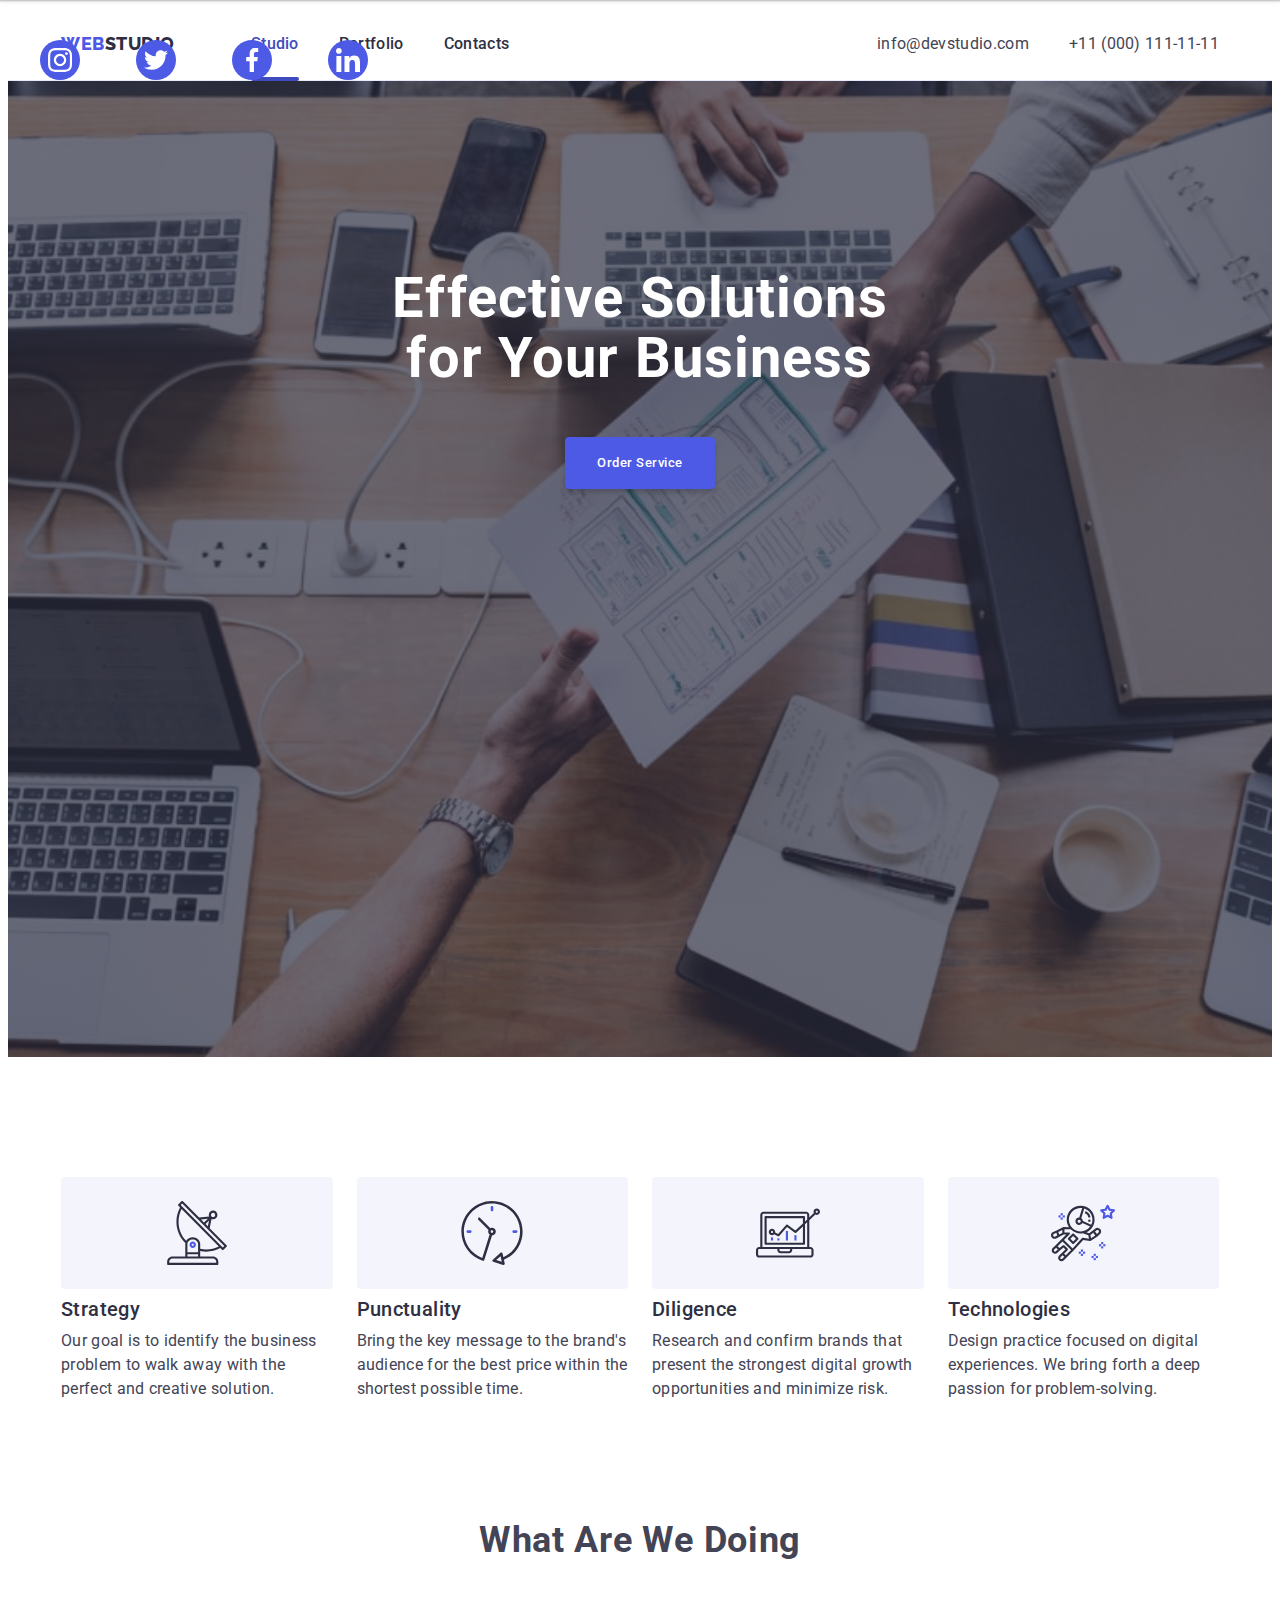
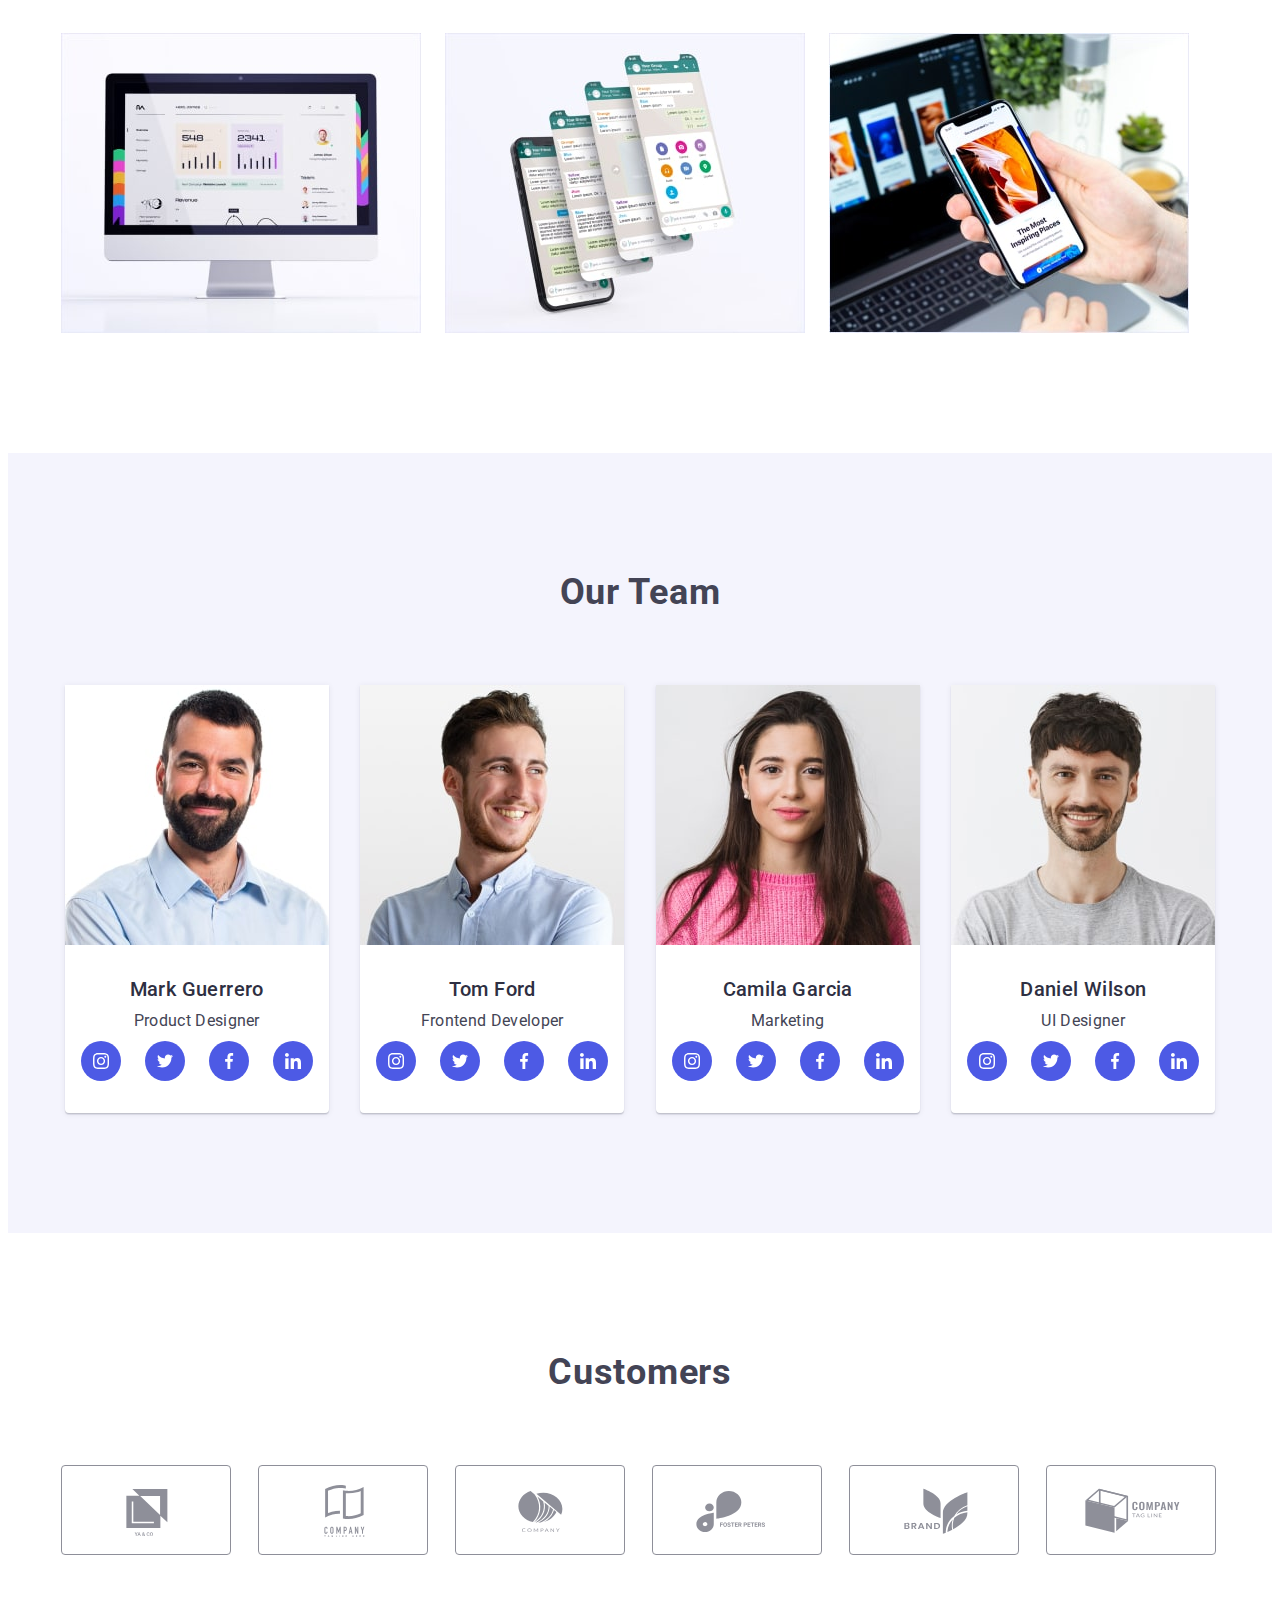
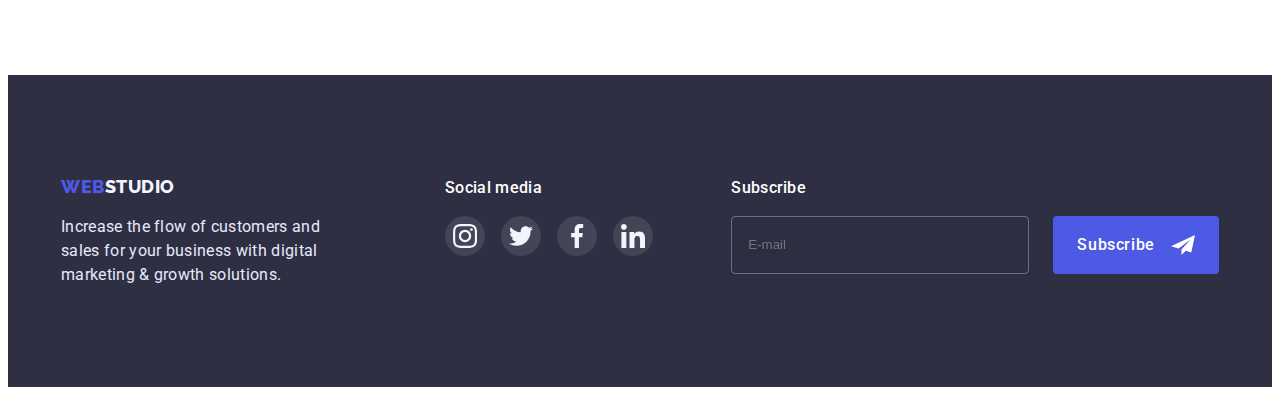
<file: index.html>
<!DOCTYPE html>
<html lang="en">
  <head>
    <meta charset="UTF-8" />
    <meta http-equiv="X-UA-Compatible" content="IE=edge" />
    <meta name="viewport" content="width=device-width, initial-scale=1.0" />
    <title>WebStudio</title>
    <link rel="preconnect" href="https://fonts.googleapis.com" />
    <link rel="preconnect" href="https://fonts.gstatic.com" crossorigin />
    <link
      href="https://fonts.googleapis.com/css2?family=Raleway:wght@800&family=Roboto:wght@400;500;700;900&display=swap"
      rel="stylesheet"
    />
    <link
      rel="stylesheet"
      href="https://cdnjs.cloudflare.com/ajax/libs/modern-normalize/1.1.0/modern-normalize.min.css"
      integrity="sha512-wpPYUAdjBVSE4KJnH1VR1HeZfpl1ub8YT/NKx4PuQ5NmX2tKuGu6U/JRp5y+Y8XG2tV+wKQpNHVUX03MfMFn9Q=="
      crossorigin="anonymous"
      referrerpolicy="no-referrer"
    />
    <link rel="stylesheet" href="./css/styles.css" />
  </head>
  <body>
    <header class="header">
      <div class="container header-inner">
        <nav class="nav">
          <div class="menu-box header-logo">
            <a class="logo" href="./index.html"
              >Web<span class="logo-color">Studio</span></a
            >

            <button
              class="burger-menu js-open-menu"
              type="button"
              aria-expanded="false"
              aria-controls="menu-container"
            >
              <svg
                class="burger-menu-svg"
                width="32"
                height="22"
                aria-label="mobile menu switch"
              >
                <use href="./images/sprite.svg#icon-menu-open"></use>
              </svg>
            </button>
          </div>

          <ul class="nav-list">
            <li class="nav-list-inem">
              <a class="nav-list-link link-current" href="./index.html"
                >Studio</a
              >
            </li>
            <li class="nav-list-inem">
              <a class="nav-list-link" href="./portfolio.html">Portfolio</a>
            </li>
            <li class="nav-list-inem">
              <a class="nav-list-link" href="">Contacts</a>
            </li>
          </ul>
        </nav>
        <address class="address">
          <ul class="address-list">
            <li class="address-list-item">
              <a class="address-list-link" href="mailto:info@devstudio.com"
                >info@devstudio.com</a
              >
            </li>
            <li class="address-list-item">
              <a class="address-list-link" href="tel:+110001111111"
                >+11 (000) 111-11-11</a
              >
            </li>
          </ul>
        </address>
      </div>
    </header>
    <main>
      <section class="hero">
        <h1 class="hero-title">Effective Solutions for Your Business</h1>
        <button class="hero-btn" type="button" data-modal-open>
          Order Service
        </button>
      </section>
      <section class="section">
        <div class="container">
          <h2 class="visually-hidden">Benefits</h2>
          <ul class="list benefits-list">
            <li class="item benefits-item">
              <div class="benefits-box">
                <svg
                  class="benefits-svg"
                  aria-label=""
                  width="64px"
                  height="64px"
                >
                  <use href="./images/sprite.svg#icon-antenna"></use>
                </svg>
              </div>
              <h3 class="benefits-title">Strategy</h3>
              <p class="benefits-text">
                Our goal is to identify the business problem to walk away with
                the perfect and creative solution.
              </p>
            </li>
            <li class="item benefits-item">
              <div class="benefits-box">
                <svg
                  class="benefits-svg"
                  aria-label=""
                  width="64px"
                  height="64px"
                >
                  <use href="./images/sprite.svg#icon-clock"></use>
                </svg>
              </div>
              <h3 class="benefits-title">Punctuality</h3>
              <p class="benefits-text">
                Bring the key message to the brand's audience for the best price
                within the shortest possible time.
              </p>
            </li>
            <li class="item benefits-item">
              <div class="benefits-box">
                <svg
                  class="benefits-svg"
                  aria-label=""
                  width="64px"
                  height="64px"
                >
                  <use href="./images/sprite.svg#icon-diagram"></use>
                </svg>
              </div>
              <h3 class="benefits-title">Diligence</h3>
              <p class="benefits-text">
                Research and confirm brands that present the strongest digital
                growth opportunities and minimize risk.
              </p>
            </li>
            <li class="item benefits-item">
              <div class="benefits-box">
                <svg
                  class="benefits-svg"
                  aria-label=""
                  width="64px"
                  height="64px"
                >
                  <use href="./images/sprite.svg#icon-astronaut"></use>
                </svg>
              </div>
              <h3 class="benefits-title">Technologies</h3>
              <p class="benefits-text">
                Design practice focused on digital experiences. We bring forth a
                deep passion for problem-solving.
              </p>
            </li>
          </ul>
        </div>
      </section>
      <section class="section doing">
        <div class="container">
          <h2 class="title">What are we doing</h2>
          <ul class="list doing-list">
            <li class="item doing-item">
              <img
                src="./images/what-are-we-doing-1.jpg"
                alt="img1"
                width="360"
              />
            </li>
            <li class="item doing-item">
              <img
                src="./images/what-are-we-doing-2.jpg"
                alt="img2"
                width="360"
              />
            </li>
            <li class="item doing-item">
              <img
                src="./images/what-are-we-doing-3.jpg"
                alt="img3"
                width="360"
              />
            </li>
          </ul>
        </div>
      </section>
      <section class="section team">
        <div class="container">
          <h2 class="title">Our Team</h2>
          <ul class="list team-list">
            <li class="item team-item">
              <img
                srcset="
                  ./images/our-team-1-min.jpg    1x,
                  ./images/our-team-1@2x-min.jpg 2x
                "
                src="./images/our-team-1-min.jpg"
                alt="Mark Guerrero"
                width="264"
              />
              <div class="team-inner">
                <h3 class="team-title">Mark Guerrero</h3>
                <p class="team-text">Product Designer</p>
                <ul class="tiam-social">
                  <li class="tiam-social-item">
                    <a class="tiam-social-link" href="" aria-label="instagram">
                      <svg
                        class="tiam-social-svg"
                        width="16px"
                        height="16px"
                        aria-label=""
                      >
                        <use href="./images/sprite.svg#icon-instagram"></use>
                      </svg>
                    </a>
                  </li>
                  <li class="tiam-social-item">
                    <a class="tiam-social-link" href="" aria-label="twitter">
                      <svg
                        class="tiam-social-svg"
                        width="16px"
                        height="16px"
                        aria-label=""
                      >
                        <use href="./images/sprite.svg#icon-twitter"></use>
                      </svg>
                    </a>
                  </li>
                  <li class="tiam-social-item">
                    <a class="tiam-social-link" href="" aria-label="facebook">
                      <svg
                        class="tiam-social-svg"
                        width="16px"
                        height="16px"
                        aria-label=""
                      >
                        <use href="./images/sprite.svg#icon-facebook"></use>
                      </svg>
                    </a>
                  </li>
                  <li class="tiam-social-item">
                    <a class="tiam-social-link" href="" aria-label="linkedin">
                      <svg
                        class="tiam-social-svg"
                        width="16px"
                        height="16px"
                        aria-label=""
                      >
                        <use href="./images/sprite.svg#icon-linkedin"></use>
                      </svg>
                    </a>
                  </li>
                </ul>
              </div>
            </li>
            <li class="item team-item">
              <img
                srcset="
                  ./images/our-team-2-min.jpg    1x,
                  ./images/our-team-2@2x-min.jpg 2x
                "
                src="./images/our-team-2-min.jpg"
                alt="Tom Ford"
                width="264"
              />
              <div class="team-inner">
                <h3 class="team-title">Tom Ford</h3>
                <p class="team-text">Frontend Developer</p>
                <ul class="tiam-social">
                  <li class="tiam-social-item">
                    <a class="tiam-social-link" href="">
                      <svg
                        class="tiam-social-svg"
                        width="16px"
                        height="16px"
                        aria-label=""
                      >
                        <use href="./images/sprite.svg#icon-instagram"></use>
                      </svg>
                    </a>
                  </li>
                  <li class="tiam-social-item">
                    <a class="tiam-social-link" href="">
                      <svg
                        class="tiam-social-svg"
                        width="16px"
                        height="16px"
                        aria-label=""
                      >
                        <use href="./images/sprite.svg#icon-twitter"></use>
                      </svg>
                    </a>
                  </li>
                  <li class="tiam-social-item">
                    <a class="tiam-social-link" href="">
                      <svg
                        class="tiam-social-svg"
                        width="16px"
                        height="16px"
                        aria-label=""
                      >
                        <use href="./images/sprite.svg#icon-facebook"></use>
                      </svg>
                    </a>
                  </li>
                  <li class="tiam-social-item">
                    <a class="tiam-social-link" href="">
                      <svg
                        class="tiam-social-svg"
                        width="16px"
                        height="16px"
                        aria-label=""
                      >
                        <use href="./images/sprite.svg#icon-linkedin"></use>
                      </svg>
                    </a>
                  </li>
                </ul>
              </div>
            </li>
            <li class="item team-item">
              <img
                srcset="
                  ./images/our-team-3-min.jpg    1x,
                  ./images/our-team-3@2x-min.jpg 2x
                "
                src="./images/our-team-3-min.jpg"
                alt="Camila Garcia"
                width="264"
              />
              <div class="team-inner">
                <h3 class="team-title">Camila Garcia</h3>
                <p class="team-text">Marketing</p>
                <ul class="tiam-social">
                  <li class="tiam-social-item">
                    <a class="tiam-social-link" href="">
                      <svg
                        class="tiam-social-svg"
                        width="16px"
                        height="16px"
                        aria-label=""
                      >
                        <use href="./images/sprite.svg#icon-instagram"></use>
                      </svg>
                    </a>
                  </li>
                  <li class="tiam-social-item">
                    <a class="tiam-social-link" href="">
                      <svg
                        class="tiam-social-svg"
                        width="16px"
                        height="16px"
                        aria-label=""
                      >
                        <use href="./images/sprite.svg#icon-twitter"></use>
                      </svg>
                    </a>
                  </li>
                  <li class="tiam-social-item">
                    <a class="tiam-social-link" href="">
                      <svg
                        class="tiam-social-svg"
                        width="16px"
                        height="16px"
                        aria-label=""
                      >
                        <use href="./images/sprite.svg#icon-facebook"></use>
                      </svg>
                    </a>
                  </li>
                  <li class="tiam-social-item">
                    <a class="tiam-social-link" href="">
                      <svg
                        class="tiam-social-svg"
                        width="16px"
                        height="16px"
                        aria-label=""
                      >
                        <use href="./images/sprite.svg#icon-linkedin"></use>
                      </svg>
                    </a>
                  </li>
                </ul>
              </div>
            </li>
            <li class="item team-item">
              <img
                srcset="
                  ./images/our-team-4-min.jpg    1x,
                  ./images/our-team-4@2x-min.jpg 2x
                "
                src="./images/our-team-4-min.jpg"
                alt="Daniel Wilson"
                width="264"
              />
              <div class="team-inner">
                <h3 class="team-title">Daniel Wilson</h3>
                <p class="team-text">UI Designer</p>
                <ul class="tiam-social">
                  <li class="tiam-social-item">
                    <a class="tiam-social-link" href="">
                      <svg
                        class="tiam-social-svg"
                        width="16px"
                        height="16px"
                        aria-label=""
                      >
                        <use href="./images/sprite.svg#icon-instagram"></use>
                      </svg>
                    </a>
                  </li>
                  <li class="tiam-social-item">
                    <a class="tiam-social-link" href="">
                      <svg
                        class="tiam-social-svg"
                        width="16px"
                        height="16px"
                        aria-label=""
                      >
                        <use href="./images/sprite.svg#icon-twitter"></use>
                      </svg>
                    </a>
                  </li>
                  <li class="tiam-social-item">
                    <a class="tiam-social-link" href="">
                      <svg
                        class="tiam-social-svg"
                        width="16px"
                        height="16px"
                        aria-label=""
                      >
                        <use href="./images/sprite.svg#icon-facebook"></use>
                      </svg>
                    </a>
                  </li>
                  <li class="tiam-social-item">
                    <a class="tiam-social-link" href="">
                      <svg
                        class="tiam-social-svg"
                        width="16px"
                        height="16px"
                        aria-label=""
                      >
                        <use href="./images/sprite.svg#icon-linkedin"></use>
                      </svg>
                    </a>
                  </li>
                </ul>
              </div>
            </li>
          </ul>
        </div>
      </section>
      <section class="section customers">
        <div class="container">
          <h2 class="title">Customers</h2>
          <ul class="customers-list">
            <li class="customers-item">
              <a class="customers-item-link" href="">
                <svg
                  class="customers-item-svg"
                  width="104px"
                  height="56px"
                  aria-label=""
                >
                  <use href="./images/sprite.svg#icon-customers-logo-1"></use>
                </svg>
              </a>
            </li>
            <li class="customers-item">
              <a class="customers-item-link" href="">
                <svg
                  class="customers-item-svg"
                  width="104px"
                  height="56px"
                  aria-label=""
                >
                  <use href="./images/sprite.svg#icon-customers-logo-2"></use>
                </svg>
              </a>
            </li>
            <li class="customers-item">
              <a class="customers-item-link" href="">
                <svg
                  class="customers-item-svg"
                  width="104px"
                  height="56px"
                  aria-label=""
                >
                  <use
                    href="./images/sprite.svg#icon-icon-customers-logo-6"
                  ></use>
                </svg>
              </a>
            </li>
            <li class="customers-item">
              <a class="customers-item-link" href="">
                <svg
                  class="customers-item-svg"
                  width="104px"
                  height="56px"
                  aria-label=""
                >
                  <use href="./images/sprite.svg#icon-customers-logo-3"></use>
                </svg>
              </a>
            </li>
            <li class="customers-item">
              <a class="customers-item-link" href="">
                <svg
                  class="customers-item-svg"
                  width="104px"
                  height="56px"
                  aria-label=""
                >
                  <use href="./images/sprite.svg#icon-customers-logo-4"></use>
                </svg>
              </a>
            </li>
            <li class="customers-item">
              <a class="customers-item-link" href="">
                <svg
                  class="customers-item-svg"
                  width="104px"
                  height="56px"
                  aria-label=""
                >
                  <use href="./images/sprite.svg#icon-customers-logo-5"></use>
                </svg>
              </a>
            </li>
          </ul>
        </div>
      </section>
    </main>
    <footer class="footer">
      <div class="container footer-container">
        <div class="footer-inner">
          <a class="logo footer-logo" href="./index.html"
            >Web<span class="logo-color footer-logo-color">Studio</span></a
          >
          <p class="footer-text">
            Increase the flow of customers and sales for your business with
            digital marketing & growth solutions.
          </p>
        </div>
        <div class="footer-social">
          <b class="footer-social-title">Social media</b>
          <ul class="footer-social-list">
            <li class="footer-social-item">
              <a class="footer-social-link" href="">
                <svg
                  class="footer-social-svg"
                  width="24px"
                  height="24px"
                  aria-label=""
                >
                  <use href="./images/sprite.svg#icon-instagram"></use>
                </svg>
              </a>
            </li>
            <li class="footer-social-item">
              <a class="footer-social-link" href="">
                <svg
                  class="footer-social-svg"
                  width="24px"
                  height="24px"
                  aria-label=""
                >
                  <use href="./images/sprite.svg#icon-twitter"></use>
                </svg>
              </a>
            </li>
            <li class="footer-social-item">
              <a class="footer-social-link" href="">
                <svg
                  class="footer-social-svg"
                  width="24px"
                  height="24px"
                  aria-label=""
                >
                  <use href="./images/sprite.svg#icon-facebook"></use>
                </svg>
              </a>
            </li>
            <li class="footer-social-item">
              <a class="footer-social-link" href="">
                <svg
                  class="footer-social-svg"
                  width="24px"
                  height="24px"
                  aria-label=""
                >
                  <use href="./images/sprite.svg#icon-linkedin"></use>
                </svg>
              </a>
            </li>
          </ul>
        </div>
        <div class="footer-subscribe">
          <b class="footer-subscribe-title">Subscribe</b>
          <form class="footer-form">
            <input class="footer-form-input" type="text" placeholder="E-mail" />
            <button class="footer-form-btn" type="submit">
              Subscribe
              <svg class="footer-form-svg" width="24" height="24" aria-label="">
                <use href="./images/sprite.svg#icon-subscribe"></use>
              </svg>
            </button>
          </form>
        </div>
      </div>
    </footer>

    <div class="backdrop is-hidden" data-modal>
      <div class="modal">
        <button class="modal-btn" type="button" data-modal-close>
          <svg class="modal-svg" width="8px" height="8px" aria-label="">
            <use href="./images/sprite.svg#icon-close-modal"></use>
          </svg>
        </button>
        <form class="form">
          <b class="form-title"
            >Leave your contacts and we will call you back</b
          >
          <div class="form-inner">
            <label class="form-field">
              <div class="form-label">Name</div>
              <input class="form-input" type="text" name="name" />
              <svg class="form-svg" width="18" height="24" aria-label="">
                <use href="./images/sprite.svg#icon-name"></use>
              </svg>
            </label>
            <label class="form-field">
              <span class="form-label">Phone</span>
              <input class="form-input" type="tel" name="phone" />
              <svg class="form-svg" width="18" height="24" aria-label="">
                <use href="./images/sprite.svg#icon-phone"></use>
              </svg>
            </label>
            <label class="form-field">
              <span class="form-label">Email</span>
              <input class="form-input" type="email" name="email" />
              <svg class="form-svg" width="18" height="24" aria-label="">
                <use href="./images/sprite.svg#icon-email"></use>
              </svg>
            </label>
            <label class="form-field">
              <spam class="form-label">Comment</spam>
              <textarea
                class="form-textarea form-input"
                name="comment"
                placeholder="Text input"
              ></textarea>
            </label>
          </div>
          <div class="checkbox">
            <label class="checkbox-text">
              <input
                class="checkbox-form"
                type="checkbox"
                name="treaty"
                value="terms of the contract"
              />
              <div class="checkbox-icon"></div>
              I accept the terms and conditions of the
              <a class="checkbox-link" href="">Privacy Policy</a>
            </label>
          </div>
          <button class="form-btn" type="submit">Send</button>
        </form>
      </div>
    </div>

    <div class="menu-container js-menu-container" id="menu-container">
      <button class="modal-btn menu-container-btn js-close-menu" type="button">
        <svg class="modal-svg" width="8px" height="8px" aria-label="">
          <use href="./images/sprite.svg#icon-close-modal"></use>
        </svg>
      </button>
      <div class="menu-container-inner">
        <ul class="menu-list">
          <li class="menu-list-inem">
            <a class="menu-list-link" href="./index.html">Studio</a>
          </li>
          <li class="menu-list-inem">
            <a class="menu-list-link" href="./portfolio.html">Portfolio</a>
          </li>
          <li class="menu-list-inem">
            <a class="menu-list-link" href="">Contacts</a>
          </li>
        </ul>
        <address class="menu-address">
          <ul class="menu-address-list">
            <li class="menu-address-list-item">
              <a class="menu-address-list-link current" href="tel:+110001111111"
                >+11 (000) 111-11-11</a
              >
            </li>
            <li class="menu-address-list-item">
              <a class="menu-address-list-link" href="mailto:info@devstudio.com"
                >info@devstudio.com</a
              >
            </li>
          </ul>
        </address>
        <ul class="tiam-social menu-tiam-social">
          <li class="tiam-social-item">
            <a class="tiam-social-link" href="">
              <svg class="tiam-social-svg" width="24" height="24" aria-label="">
                <use href="./images/sprite.svg#icon-instagram"></use>
              </svg>
            </a>
          </li>
          <li class="tiam-social-item">
            <a class="tiam-social-link" href="">
              <svg class="tiam-social-svg" width="24" height="24" aria-label="">
                <use href="./images/sprite.svg#icon-twitter"></use>
              </svg>
            </a>
          </li>
          <li class="tiam-social-item">
            <a class="tiam-social-link" href="">
              <svg class="tiam-social-svg" width="24" height="24" aria-label="">
                <use href="./images/sprite.svg#icon-facebook"></use>
              </svg>
            </a>
          </li>
          <li class="tiam-social-item">
            <a class="tiam-social-link" href="">
              <svg class="tiam-social-svg" width="24" height="24" aria-label="">
                <use href="./images/sprite.svg#icon-linkedin"></use>
              </svg>
            </a>
          </li>
        </ul>
      </div>
    </div>

    <script src="./js/modal.js"></script>
    <script src="./js/mobile-menu.js"></script>
  </body>
</html>
</file>
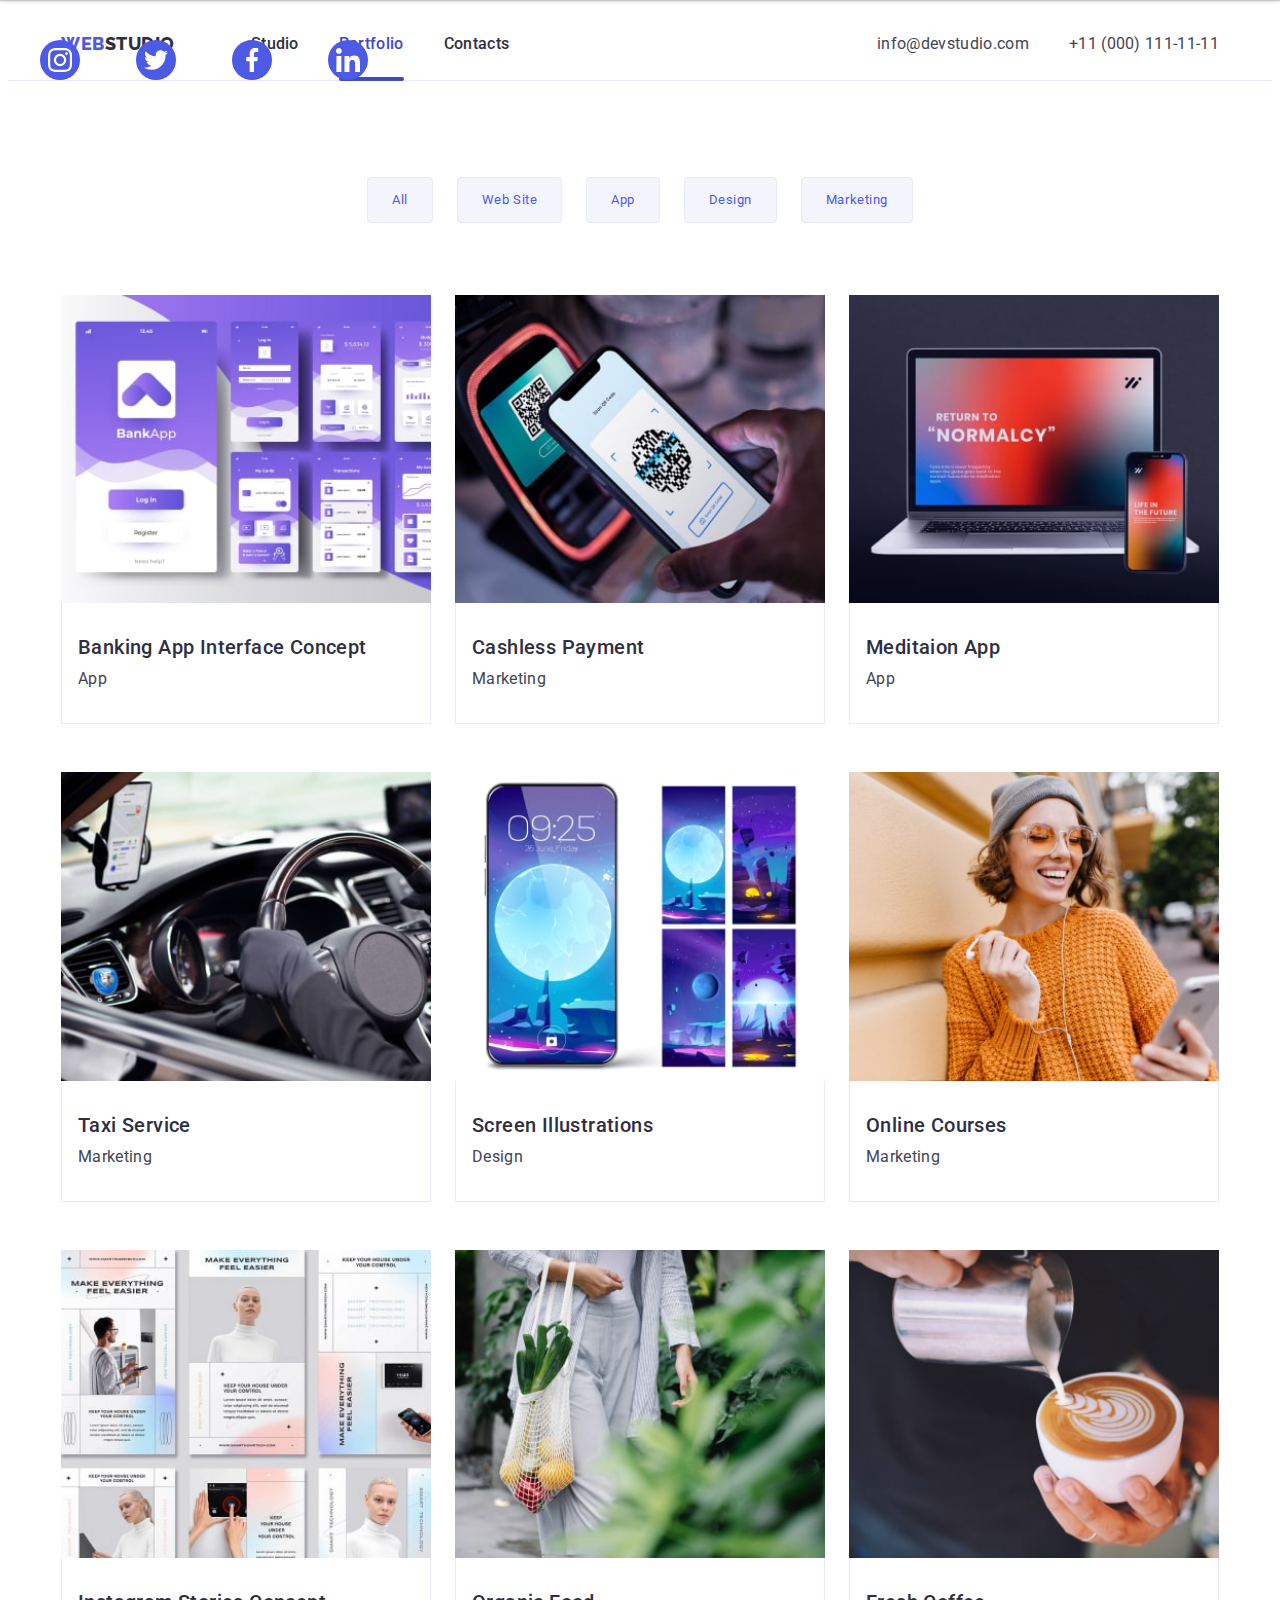
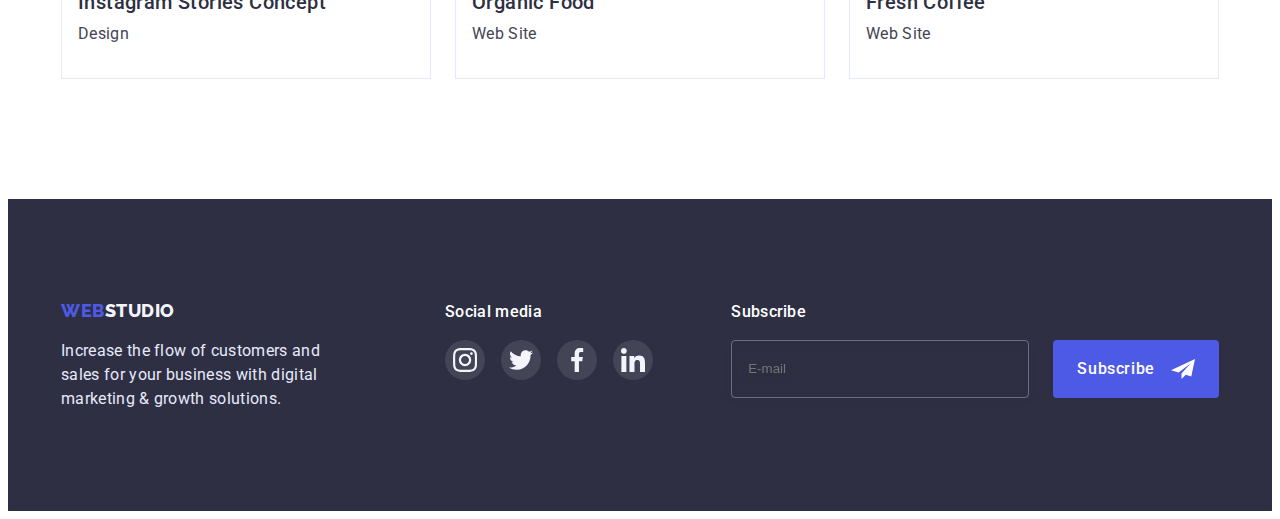
<file: portfolio.html>
<!DOCTYPE html>
<html lang="en">
  <head>
    <meta charset="UTF-8" />
    <meta http-equiv="X-UA-Compatible" content="IE=edge" />
    <meta name="viewport" content="width=device-width, initial-scale=1.0" />
    <title>WebStudio</title>
    <link rel="preconnect" href="https://fonts.googleapis.com" />
    <link rel="preconnect" href="https://fonts.gstatic.com" crossorigin />
    <link
      href="https://fonts.googleapis.com/css2?family=Raleway:wght@800&family=Roboto:wght@400;500;700;900&display=swap"
      rel="stylesheet"
    />
    <link
      rel="stylesheet"
      href="https://cdnjs.cloudflare.com/ajax/libs/modern-normalize/1.1.0/modern-normalize.min.css"
      integrity="sha512-wpPYUAdjBVSE4KJnH1VR1HeZfpl1ub8YT/NKx4PuQ5NmX2tKuGu6U/JRp5y+Y8XG2tV+wKQpNHVUX03MfMFn9Q=="
      crossorigin="anonymous"
      referrerpolicy="no-referrer"
    />
    <link rel="stylesheet" href="./css/styles.css" />
  </head>
  <body>
    <header class="header">
      <div class="container header-inner">
        <nav class="nav">
          <div class="menu-box header-logo">
            <a class="logo" href="./index.html"
              >Web<span class="logo-color">Studio</span></a
            >

            <button
              class="burger-menu js-open-menu"
              type="button"
              aria-expanded="false"
              aria-controls="menu-container"
            >
              <svg
                class="burger-menu-svg"
                width="32"
                height="22"
                aria-label="mobile menu switch"
              >
                <use href="./images/sprite.svg#icon-menu-open"></use>
              </svg>
            </button>
          </div>

          <ul class="nav-list">
            <li class="nav-list-inem">
              <a class="nav-list-link" href="./index.html">Studio</a>
            </li>
            <li class="nav-list-inem">
              <a class="nav-list-link link-current" href="./portfolio.html"
                >Portfolio</a
              >
            </li>
            <li class="nav-list-inem">
              <a class="nav-list-link" href="">Contacts</a>
            </li>
          </ul>
        </nav>
        <address class="address">
          <ul class="address-list">
            <li class="address-list-item">
              <a class="address-list-link" href="mailto:info@devstudio.com"
                >info@devstudio.com</a
              >
            </li>
            <li class="address-list-item">
              <a class="address-list-link" href="tel:+110001111111"
                >+11 (000) 111-11-11</a
              >
            </li>
          </ul>
        </address>
      </div>
    </header>
    <main>
      <section class="section-portfolio">
        <div class="container">
          <h1 class="visually-hidden">Examples of our robots</h1>
          <ul class="list filter-list">
            <li class="item filter-item">
              <button class="filter-btn" type="button">All</button>
            </li>
            <li class="item filter-item">
              <button class="filter-btn" type="button">Web Site</button>
            </li>
            <li class="item filter-item">
              <button class="filter-btn" type="button">App</button>
            </li>
            <li class="item filter-item">
              <button class="filter-btn" type="button">Design</button>
            </li>
            <li class="item filter-item">
              <button class="filter-btn" type="button">Marketing</button>
            </li>
          </ul>
          <ul class="list card-list">
            <li class="item card-item">
              <a class="card-link" href="">
                <div class="card-box">
                  <picture>
                    <source
                      srcset="
                        ./images/portfolio-1-desc-min.jpg    1x,
                        ./images/portfolio-1-desc@2x-min.jpg 2x
                      "
                      media="(min-width: 1200px)"
                    />
                    <source
                      srcset="
                        ./images/portfolio-1-tab-min.jpg    1x,
                        ./images/portfolio-1-tab@2x-min.jpg 2x
                      "
                      media="(min-width: 768px)"
                    />
                    <source
                      srcset="
                        ./images/portfolio-1-min.jpg    1x,
                        ./images/portfolio-1@2x-min.jpg 2x
                      "
                      media="(max-width: 767px)"
                    />
                    <img
                      src="./images/portfolio-1-min.jpg"
                      alt="img 1"
                      width="396"
                    />
                  </picture>
                  <div class="card-overlay">
                    <p class="card-overlay-text">
                      14 Stylish and User-Friendly App Design Concepts · Task
                      Manager App · Calorie Tracker App · Exotic Fruit Ecommerce
                      App · Cloud Storage App
                    </p>
                  </div>
                </div>
                <div class="card-inner">
                  <h2 class="card-title">Banking App Interface Concept</h2>
                  <p class="card-text">App</p>
                </div>
              </a>
            </li>
            <li class="item card-item">
              <a class="card-link" href="">
                <div class="card-box">
                  <picture>
                    <source
                      srcset="
                        ./images/portfolio-2-desc-min.jpg    1x,
                        ./images/portfolio-2-desc@2x-min.jpg 2x
                      "
                      media="(min-width: 1200px)"
                    />
                    <source
                      srcset="
                        ./images/portfolio-2-tab-min.jpg    1x,
                        ./images/portfolio-2-tab@2x-min.jpg 2x
                      "
                      media="(min-width: 768px)"
                    />
                    <source
                      srcset="
                        ./images/portfolio-2-min.jpg    1x,
                        ./images/portfolio-2@2x-min.jpg 2x
                      "
                      media="(max-width: 767px)"
                    />
                    <img
                      src="./images/portfolio-2-min.jpg"
                      alt="img 2"
                      width="396"
                    />
                  </picture>
                  <div class="card-overlay">
                    <p class="card-overlay-text">
                      14 Stylish and User-Friendly App Design Concepts · Task
                      Manager App · Calorie Tracker App · Exotic Fruit Ecommerce
                      App · Cloud Storage App
                    </p>
                  </div>
                </div>
                <div class="card-inner">
                  <h2 class="card-title">Cashless Payment</h2>
                  <p class="card-text">Marketing</p>
                </div>
              </a>
            </li>
            <li class="item card-item">
              <a class="card-link" href="">
                <div class="card-box">
                  <picture>
                    <source
                      srcset="
                        ./images/portfolio-3-desc-min.jpg    1x,
                        ./images/portfolio-3-desc@2x-min.jpg 2x
                      "
                      media="(min-width: 1200px)"
                    />
                    <source
                      srcset="
                        ./images/portfolio-3-tab-min.jpg    1x,
                        ./images/portfolio-3-tab@2x-min.jpg 2x
                      "
                      media="(min-width: 768px)"
                    />
                    <source
                      srcset="
                        ./images/portfolio-3-min.jpg    1x,
                        ./images/portfolio-3@2x-min.jpg 2x
                      "
                      media="(max-width: 767px)"
                    />
                    <img
                      src="./images/portfolio-3-min.jpg"
                      alt="img 3"
                      width="396"
                    />
                  </picture>
                  <div class="card-overlay">
                    <p class="card-overlay-text">
                      14 Stylish and User-Friendly App Design Concepts · Task
                      Manager App · Calorie Tracker App · Exotic Fruit Ecommerce
                      App · Cloud Storage App
                    </p>
                  </div>
                </div>
                <div class="card-inner">
                  <h2 class="card-title">Meditaion App</h2>
                  <p class="card-text">App</p>
                </div>
              </a>
            </li>
            <li class="item card-item">
              <a class="card-link" href="">
                <div class="card-box">
                  <picture>
                    <source
                      srcset="
                        ./images/portfolio-4-desc-min.jpg    1x,
                        ./images/portfolio-4-desc@2x-min.jpg 2x
                      "
                      media="(min-width: 1200px)"
                    />
                    <source
                      srcset="
                        ./images/portfolio-4-tab-min.jpg    1x,
                        ./images/portfolio-4-tab@2x-min.jpg 2x
                      "
                      media="(min-width: 768px)"
                    />
                    <source
                      srcset="
                        ./images/portfolio-4-min.jpg    1x,
                        ./images/portfolio-4@2x-min.jpg 2x
                      "
                      media="(max-width: 767px)"
                    />
                    <img
                      src="./images/portfolio-4-min.jpg"
                      alt="img 4"
                      width="396"
                    />
                  </picture>
                  <div class="card-overlay">
                    <p class="card-overlay-text">
                      14 Stylish and User-Friendly App Design Concepts · Task
                      Manager App · Calorie Tracker App · Exotic Fruit Ecommerce
                      App · Cloud Storage App
                    </p>
                  </div>
                </div>
                <div class="card-inner">
                  <h2 class="card-title">Taxi Service</h2>
                  <p class="card-text">Marketing</p>
                </div>
              </a>
            </li>
            <li class="item card-item">
              <a class="card-link" href="">
                <div class="card-box">
                  <picture>
                    <source
                      srcset="
                        ./images/portfolio-5-desc-min.jpg    1x,
                        ./images/portfolio-5-desc@2x-min.jpg 2x
                      "
                      media="(min-width: 1200px)"
                    />
                    <source
                      srcset="
                        ./images/portfolio-5-tab-min.jpg    1x,
                        ./images/portfolio-5-tab@2x-min.jpg 2x
                      "
                      media="(min-width: 768px)"
                    />
                    <source
                      srcset="
                        ./images/portfolio-5-min.jpg    1x,
                        ./images/portfolio-5@2x-min.jpg 2x
                      "
                      media="(max-width: 767px)"
                    />
                    <img
                      src="./images/portfolio-5-min.jpg"
                      alt="img 5"
                      width="396"
                    />
                  </picture>
                  <div class="card-overlay">
                    <p class="card-overlay-text">
                      14 Stylish and User-Friendly App Design Concepts · Task
                      Manager App · Calorie Tracker App · Exotic Fruit Ecommerce
                      App · Cloud Storage App
                    </p>
                  </div>
                </div>
                <div class="card-inner">
                  <h2 class="card-title">Screen Illustrations</h2>
                  <p class="card-text">Design</p>
                </div>
              </a>
            </li>
            <li class="item card-item">
              <a class="card-link" href="">
                <div class="card-box">
                  <picture>
                    <source
                      srcset="
                        ./images/portfolio-6-desc-min.jpg    1x,
                        ./images/portfolio-6-desc@2x-min.jpg 2x
                      "
                      media="(min-width: 1200px)"
                    />
                    <source
                      srcset="
                        ./images/portfolio-6-tab-min.jpg    1x,
                        ./images/portfolio-6-tab@2x-min.jpg 2x
                      "
                      media="(min-width: 768px)"
                    />
                    <source
                      srcset="
                        ./images/portfolio-6-min.jpg    1x,
                        ./images/portfolio-6@2x-min.jpg 2x
                      "
                      media="(max-width: 767px)"
                    />
                    <img
                      src="./images/portfolio-6-min.jpg"
                      alt="img 6"
                      width="396"
                    />
                  </picture>
                  <div class="card-overlay">
                    <p class="card-overlay-text">
                      14 Stylish and User-Friendly App Design Concepts · Task
                      Manager App · Calorie Tracker App · Exotic Fruit Ecommerce
                      App · Cloud Storage App
                    </p>
                  </div>
                </div>
                <div class="card-inner">
                  <h2 class="card-title">Online Courses</h2>
                  <p class="card-text">Marketing</p>
                </div>
              </a>
            </li>
            <li class="item card-item">
              <a class="card-link" href="">
                <div class="card-box">
                  <picture>
                    <source
                      srcset="
                        ./images/portfolio-7-desc-min.jpg    1x,
                        ./images/portfolio-7-desc@2x-min.jpg 2x
                      "
                      media="(min-width: 1200px)"
                    />
                    <source
                      srcset="
                        ./images/portfolio-7-tab-min.jpg    1x,
                        ./images/portfolio-7-tab@2x-min.jpg 2x
                      "
                      media="(min-width: 768px)"
                    />
                    <source
                      srcset="
                        ./images/portfolio-7-min.jpg    1x,
                        ./images/portfolio-7@2x-min.jpg 2x
                      "
                      media="(max-width: 767px)"
                    />
                    <img
                      src="./images/portfolio-7-min.jpg"
                      alt="img 7"
                      width="396"
                    />
                  </picture>
                  <div class="card-overlay">
                    <p class="card-overlay-text">
                      14 Stylish and User-Friendly App Design Concepts · Task
                      Manager App · Calorie Tracker App · Exotic Fruit Ecommerce
                      App · Cloud Storage App
                    </p>
                  </div>
                </div>
                <div class="card-inner">
                  <h2 class="card-title">Instagram Stories Concept</h2>
                  <p class="card-text">Design</p>
                </div>
              </a>
            </li>
            <li class="item card-item">
              <a class="card-link" href="">
                <div class="card-box">
                  <picture>
                    <source
                      srcset="
                        ./images/portfolio-8-desc-min.jpg    1x,
                        ./images/portfolio-8-desc@2x-min.jpg 2x
                      "
                      media="(min-width: 1200px)"
                    />
                    <source
                      srcset="
                        ./images/portfolio-8-tab-min.jpg    1x,
                        ./images/portfolio-8-tab@2x-min.jpg 2x
                      "
                      media="(min-width: 768px)"
                    />
                    <source
                      srcset="
                        ./images/portfolio-8-min.jpg    1x,
                        ./images/portfolio-8@2x-min.jpg 2x
                      "
                      media="(max-width: 767px)"
                    />
                    <img
                      src="./images/portfolio-8-min.jpg"
                      alt="img 8"
                      width="396"
                    />
                  </picture>
                  <div class="card-overlay">
                    <p class="card-overlay-text">
                      14 Stylish and User-Friendly App Design Concepts · Task
                      Manager App · Calorie Tracker App · Exotic Fruit Ecommerce
                      App · Cloud Storage App
                    </p>
                  </div>
                </div>
                <div class="card-inner">
                  <h2 class="card-title">Organic Food</h2>
                  <p class="card-text">Web Site</p>
                </div>
              </a>
            </li>
            <li class="item card-item">
              <a class="card-link" href="">
                <div class="card-box">
                  <picture>
                    <source
                      srcset="
                        ./images/portfolio-9-desc-min.jpg    1x,
                        ./images/portfolio-9-desc@2x-min.jpg 2x
                      "
                      media="(min-width: 1200px)"
                    />
                    <source
                      srcset="
                        ./images/portfolio-9-tab-min.jpg    1x,
                        ./images/portfolio-9-tab@2x-min.jpg 2x
                      "
                      media="(min-width: 768px)"
                    />
                    <source
                      srcset="
                        ./images/portfolio-9-min.jpg    1x,
                        ./images/portfolio-9@2x-min.jpg 2x
                      "
                      media="(max-width: 767px)"
                    />
                    <img
                      src="./images/portfolio-9-min.jpg"
                      alt="img 9"
                      width="396"
                    />
                  </picture>
                  <div class="card-overlay">
                    <p class="card-overlay-text">
                      14 Stylish and User-Friendly App Design Concepts · Task
                      Manager App · Calorie Tracker App · Exotic Fruit Ecommerce
                      App · Cloud Storage App
                    </p>
                  </div>
                </div>
                <div class="card-inner">
                  <h2 class="card-title">Fresh Coffee</h2>
                  <p class="card-text">Web Site</p>
                </div>
              </a>
            </li>
          </ul>
        </div>
      </section>
    </main>
    <footer class="footer">
      <div class="container footer-container">
        <div class="footer-inner">
          <a class="logo footer-logo" href="./index.html"
            >Web<span class="logo-color footer-logo-color">Studio</span></a
          >
          <p class="footer-text">
            Increase the flow of customers and sales for your business with
            digital marketing & growth solutions.
          </p>
        </div>
        <div class="footer-social">
          <b class="footer-social-title">Social media</b>
          <ul class="footer-social-list">
            <li class="footer-social-item">
              <a class="footer-social-link" href="">
                <svg
                  class="footer-social-svg"
                  width="24px"
                  height="24px"
                  aria-label=""
                >
                  <use href="./images/sprite.svg#icon-instagram"></use>
                </svg>
              </a>
            </li>
            <li class="footer-social-item">
              <a class="footer-social-link" href="">
                <svg
                  class="footer-social-svg"
                  width="24px"
                  height="24px"
                  aria-label=""
                >
                  <use href="./images/sprite.svg#icon-twitter"></use>
                </svg>
              </a>
            </li>
            <li class="footer-social-item">
              <a class="footer-social-link" href="">
                <svg
                  class="footer-social-svg"
                  width="24px"
                  height="24px"
                  aria-label=""
                >
                  <use href="./images/sprite.svg#icon-facebook"></use>
                </svg>
              </a>
            </li>
            <li class="footer-social-item">
              <a class="footer-social-link" href="">
                <svg
                  class="footer-social-svg"
                  width="24px"
                  height="24px"
                  aria-label=""
                >
                  <use href="./images/sprite.svg#icon-linkedin"></use>
                </svg>
              </a>
            </li>
          </ul>
        </div>
        <div class="footer-subscribe">
          <b class="footer-subscribe-title">Subscribe</b>
          <form class="footer-form">
            <input class="footer-form-input" type="text" placeholder="E-mail" />
            <button class="footer-form-btn" type="submit">
              Subscribe
              <svg class="footer-form-svg" width="24" height="24" aria-label="">
                <use href="./images/sprite.svg#icon-subscribe"></use>
              </svg>
            </button>
          </form>
        </div>
      </div>
    </footer>
    <div class="menu-container js-menu-container" id="menu-container">
      <button class="modal-btn menu-container-btn js-close-menu" type="button">
        <svg class="modal-svg" width="8px" height="8px" aria-label="">
          <use href="./images/sprite.svg#icon-close-modal"></use>
        </svg>
      </button>
      <div class="menu-container-inner">
        <ul class="menu-list">
          <li class="menu-list-inem">
            <a class="menu-list-link" href="./index.html">Studio</a>
          </li>
          <li class="menu-list-inem">
            <a class="menu-list-link" href="./portfolio.html">Portfolio</a>
          </li>
          <li class="menu-list-inem">
            <a class="menu-list-link" href="">Contacts</a>
          </li>
        </ul>
        <address class="menu-address">
          <ul class="menu-address-list">
            <li class="menu-address-list-item">
              <a class="menu-address-list-link current" href="tel:+110001111111"
                >+11 (000) 111-11-11</a
              >
            </li>
            <li class="menu-address-list-item">
              <a class="menu-address-list-link" href="mailto:info@devstudio.com"
                >info@devstudio.com</a
              >
            </li>
          </ul>
        </address>
        <ul class="tiam-social menu-tiam-social">
          <li class="tiam-social-item">
            <a class="tiam-social-link" href="">
              <svg class="tiam-social-svg" width="24" height="24" aria-label="">
                <use href="./images/sprite.svg#icon-instagram"></use>
              </svg>
            </a>
          </li>
          <li class="tiam-social-item">
            <a class="tiam-social-link" href="">
              <svg class="tiam-social-svg" width="24" height="24" aria-label="">
                <use href="./images/sprite.svg#icon-twitter"></use>
              </svg>
            </a>
          </li>
          <li class="tiam-social-item">
            <a class="tiam-social-link" href="">
              <svg class="tiam-social-svg" width="24" height="24" aria-label="">
                <use href="./images/sprite.svg#icon-facebook"></use>
              </svg>
            </a>
          </li>
          <li class="tiam-social-item">
            <a class="tiam-social-link" href="">
              <svg class="tiam-social-svg" width="24" height="24" aria-label="">
                <use href="./images/sprite.svg#icon-linkedin"></use>
              </svg>
            </a>
          </li>
        </ul>
      </div>
    </div>

    <script src="./js/mobile-menu.js"></script>
  </body>
</html>
</file>
<file: css/styles.css>
:root {
  --colors: #ffffff;
  --accent: #4d5ae5;
  --hover: #404bbf;
  --main-text: #434455;
  --main-title: #2e2f42;
  --accent-text: #e7e9fc;
  --second-color: #f4f4fd;
  --second-text-color: #757575;
  --shadow-btn: rgba(0, 0, 0, 0.15);
  --hero-shadow: rgba(46, 47, 66, 0.7);
  --icon-color: #8e8f99;
  --accent-bg: rgba(255, 255, 255, 0.1);
  --accent-bg-color: #31d0aa;
  --modal-bg: #fcfcfc;
  --border-color: rgba(0, 0, 0, 0.1);
  --accent-border-color: rgba(33, 33, 33, 0.2);

  --cubic-bezier: cubic-bezier(0.4, 0, 0.2, 1);
  --backdrop: rgba(46, 47, 66, 0.4);
}

body {
  background-color: var(--colors);
  color: var(--main-text);
  font-family: 'Roboto', sans-serif;
  font-size: 16px;
}

body.modal-open {
  overflow: hidden;
}

a {
  text-decoration: none;
}

ul {
  margin: 0;
  padding: 0;
}

li {
  list-style: none;
}

h1,
h2,
h3,
h4,
h5,
h6,
p {
  margin: 0;
}

img {
  display: block;
  max-width: 100%;
  height: auto;
}

button {
  font-family: inherit;
  border: none;
  cursor: pointer;
}

.visually-hidden {
  position: absolute;
  width: 1px;
  height: 1px;
  margin: -1px;
  border: 0;
  padding: 0;

  white-space: nowrap;
  clip-path: inset(100%);
  clip: rect(0 0 0 0);
  overflow: hidden;
}

.container {
  margin: 0 auto;
  padding-left: 15px;
  padding-right: 15px;
  max-width: 428px;
}

@media screen and (min-width: 768px) {
  .container {
    max-width: 768px;
  }
}

@media screen and (min-width: 1200px) {
  .container {
    max-width: 1158px;
  }
}

.section {
  padding: 96px 0;
}

@media screen and (min-width: 1200px) {
  .section {
    padding: 120px 0;
  }
}

.title {
  margin-bottom: 72px;
  text-align: center;
  font-size: 36px;
  line-height: 1.11;
  letter-spacing: 0.02em;
  text-transform: capitalize;
}

/* header------------------ */

.header {
  border-bottom: 1px solid var(--accent-text);
}

@media screen and (min-width: 768px) {
  .header-inner {
    display: flex;
    align-items: center;
  }
}

@media screen and (min-width: 768px) {
  .nav {
    display: flex;
    align-items: center;
    margin-right: auto;
  }
}

.logo {
  color: var(--accent);
  font-family: 'Raleway', sans-serif;
  font-weight: 800;
  font-size: 18px;
  line-height: 1.333;
  letter-spacing: 0.03em;
  text-transform: uppercase;
}

.logo-color {
  color: var(--main-title);
}

@media screen and (min-width: 320px) and (max-width: 767px) {
  .menu-box {
    display: flex;
    align-items: center;
    min-height: 70px;
  }
}

@media screen and (min-width: 768px) {
  .header-logo {
    margin-right: 120px;
  }
}

@media screen and (min-width: 1200px) {
  .header-logo {
    margin-right: 76px;
  }
}

.burger-menu {
  margin-left: auto;
  padding: 0;
  background-color: transparent;
  border: none;
}

@media screen and (min-width: 768px) {
  .burger-menu {
    display: none;
  }
}

.burger-menu-svg {
  stroke: var(--main-title);
}

.nav-list {
  display: none;
}

@media screen and (min-width: 768px) {
  .nav-list {
    display: flex;
    align-items: center;
    gap: 40px;
  }
}

.nav-list-link {
  position: relative;
  display: block;
  padding: 24px 0;
  color: var(--main-title);
  font-weight: 500;
  line-height: 1.5;
  letter-spacing: 0.02em;
  transition: color 250ms var(--cubic-bezier);
}

.link-current {
  color: var(--hover);
}

.link-current::before {
  content: '';
  position: absolute;
  bottom: -1px;
  width: 100%;
  height: 4px;
  background-color: var(--hover);
  border-radius: 2px;
}

.nav-list-link:hover,
.nav-list-link:focus,
.address-list-link:hover,
.address-list-link:focus {
  color: var(--hover);
}

.address {
  display: none;
}

@media screen and (min-width: 768px) {
  .address {
    display: block;
    font-style: normal;
  }
}

@media screen and (min-width: 768px) {
  .address-list {
    display: flex;
    flex-direction: column;
    gap: 4px;
  }
}

@media screen and (min-width: 1200px) {
  .address-list {
    flex-direction: row;
    align-items: center;
    gap: 40px;
  }
}

.address-list-link {
  color: var(--main-text);
  line-height: 1.5;
  letter-spacing: 0.02em;
  transition: color 250ms var(--cubic-bezier);
}

/* hero------------------------- */
.hero {
  margin: 0 auto;
  padding-top: 112px;
  padding-bottom: 112px;
  max-width: 1440px;
  min-height: 432px;
  text-align: center;
  background-color: var(--main-title);
  background-image: linear-gradient(
      to right,
      var(--hero-shadow),
      var(--hero-shadow)
    ),
    url(../images/hero-bg-min.jpg);
  background-repeat: no-repeat;
  background-position: center;
  background-size: cover;
}

@media screen and (min-device-pixel-ratio: 2) and (max-width: 767px),
  screen and (min-resolution: 192dpi),
  screen and (min-resolution: 2dppx) {
  .hero {
    background-image: linear-gradient(
        to right,
        var(--hero-shadow),
        var(--hero-shadow)
      ),
      url(../images/hero-bg@2x-min.jpg);
  }
}

@media screen and (min-width: 768px) {
  .hero {
    background-image: linear-gradient(
        to right,
        var(--hero-shadow),
        var(--hero-shadow)
      ),
      url(../images/hero-bg-tab-min.jpg);
  }
}

@media screen and (min-device-pixel-ratio: 2) and (min-width: 768px),
  screen and (min-resolution: 192dpi),
  screen and (min-resolution: 2dppx) {
  .hero {
    background-image: linear-gradient(
        to right,
        var(--hero-shadow),
        var(--hero-shadow)
      ),
      url(../images/hero-bg-tab@2x-min.jpg);
  }
}

@media screen and (min-width: 1200px) {
  .hero {
    padding-top: 188px;
    padding-bottom: 188px;
    min-height: 600px;
    background-image: linear-gradient(
        to right,
        var(--hero-shadow),
        var(--hero-shadow)
      ),
      url(../images/hero-bg-desc-min.jpg);
  }
}

@media screen and (min-device-pixel-ratio: 2) and (min-width: 1200px),
  screen and (min-resolution: 192dpi),
  screen and (min-resolution: 2dppx) {
  .hero {
    background-image: linear-gradient(
        to right,
        var(--hero-shadow),
        var(--hero-shadow)
      ),
      url(../images/hero-bg-desc@2x-min.jpg);
  }
}

.hero-title {
  margin: 0 auto 48px;
  width: 319px;
  color: var(--colors);
  font-weight: 700;
  font-size: 36px;
  line-height: 1.071;
  letter-spacing: 0.02em;
}

@media screen and (min-width: 768px) {
  .hero-title {
    width: 496px;
    font-size: 56px;
  }
}

.hero-btn {
  padding: 16px 32px;
  background-color: var(--accent);
  color: var(--colors);
  font-weight: 500;
  line-height: 1.5;
  letter-spacing: 0.04em;
  box-shadow: 0px 4px 4px var(--shadow-btn);
  border-radius: 4px;
  transition: background-color 250ms var(--cubic-bezier);
}

.hero-btn:hover,
.hero-btn:focus {
  background-color: var(--hover);
}

/* benefits ------------------------------------------------- */

@media screen and (min-width: 768px) {
  .list {
    display: flex;
    flex-wrap: wrap;
    gap: 72px 24px;
  }
}

@media screen and (min-width: 768px) {
  .benefits-item {
    width: calc((100% - 24px) / 2);
  }
}

@media screen and (min-width: 1200px) {
  .benefits-item {
    width: calc((100% - 72px) / 4);
  }
}

@media screen and (max-width: 767px) {
  .benefits-item:not(:last-child) {
    margin-bottom: 72px;
  }
}

.benefits-box {
  display: none;
}

@media screen and (min-width: 1200px) {
  .benefits-box {
    display: flex;
    align-items: center;
    justify-content: center;
    margin-bottom: 8px;
    height: 112px;
    background-color: var(--second-color);
    border-radius: 4px;
  }
}

.benefits-title {
  margin-bottom: 8px;
  text-align: center;
  color: var(--main-title);
  font-weight: 700;
  font-size: 36px;
  line-height: 1.2;
  letter-spacing: 0.02em;
}

@media screen and (min-width: 1200px) {
  .benefits-title {
    font-weight: 500;
    font-size: 20px;
  }
}

@media screen and (min-width: 768px) {
  .benefits-title {
    text-align: left;
  }
}

.benefits-text {
  line-height: 1.5;
  letter-spacing: 0.02em;
}

/*doing --------------------------------------------------------------------  */

.doing {
  display: none;
}

@media screen and (min-width: 1200px) {
  .doing {
    display: block;
    padding-top: 0;
  }
}

/* team ----------------------------------------------------------------------- */

.team {
  background-color: var(--second-color);
}

@media screen and (min-width: 768px) {
  .team-list {
    justify-content: center;
    row-gap: 64px;
  }
}

.team-item {
  margin: 0 auto;
  width: 264px;
  background-color: var(--colors);
  box-shadow: 0px 1px 6px rgba(46, 47, 66, 0.08),
    0px 1px 1px rgba(46, 47, 66, 0.16), 0px 2px 1px rgba(46, 47, 66, 0.08);
  border-radius: 0px 0px 4px 4px;
}

@media screen and (max-width: 767px) {
  .team-item:not(:last-child) {
    margin-bottom: 72px;
  }
}

.team-inner {
  padding: 32px 14px;
  text-align: center;
}

@media screen and (min-width: 768px) {
  .team-inner {
    padding: 32px 16px;
  }
}

.team-title {
  margin-bottom: 8px;
  color: var(--main-title);
  font-weight: 500;
  font-size: 20px;
  line-height: 1.2;
  letter-spacing: 0.02em;
}

.team-text {
  margin-bottom: 8px;
  line-height: 1.5;
  letter-spacing: 0.02em;
}

.tiam-social {
  display: flex;
  justify-content: center;
  gap: 24px;
}

.tiam-social-link {
  display: flex;
  justify-content: center;
  align-items: center;
  width: 40px;
  height: 40px;
  background-color: var(--accent);
  border-radius: 50%;
  transition: background-color 250ms var(--cubic-bezier);
}

.tiam-social-link:is(:hover, :focus) {
  background-color: var(--hover);
}

.tiam-social-svg {
  fill: var(--colors);
}

/* customers------------------------------------------------------------------------- */

.customers-list {
  display: flex;
  flex-wrap: wrap;
  gap: 72px 16px;
}

@media screen and (min-width: 768px) and (max-width: 1199px) {
  .customers-list {
    margin: 0 auto;
    width: 552px;
  }
}

@media screen and (min-width: 768px) {
  .customers-list {
    gap: 72px 24px;
  }
}

.customers-item {
  width: calc((100% - 16px) / 2);
}

@media screen and (min-width: 768px) {
  .customers-item {
    width: calc((100% - 48px) / 3);
  }
}

@media screen and (min-width: 1200px) {
  .customers-item {
    width: calc((100% - 120px) / 6);
  }
}

.customers-item-link {
  display: flex;
  align-items: center;
  justify-content: center;
  min-width: 140px;
  height: 88px;
  color: var(--icon-color);
  border: 1px solid var(--icon-color);
  border-radius: 4px;
  transition: color 250ms var(--cubic-bezier),
    border-color 250ms var(--cubic-bezier);
}

@media screen and (min-width: 428px) {
  .customers-item-link {
    width: 190px;
  }
}

@media screen and (min-width: 768px) {
  .customers-item-link {
    width: 168px;
  }
}

.customers-item-link:is(:hover, :focus) {
  color: var(--hover);
  border-color: var(--hover);
}

.customers-item-svg {
  fill: currentColor;
}

/* portfolio --------------------------------------------------- */

.section-portfolio {
  padding: 48px 0;
}

@media screen and (min-width: 768px) {
  .section-portfolio {
    padding: 64px 0 96px 0;
  }
}

@media screen and (min-width: 1200px) {
  .section-portfolio {
    padding: 96px 0 120px 0;
  }
}

.filter-list {
  display: flex;
  flex-wrap: wrap;
  gap: 24px;
  margin-bottom: 48px;
}

@media screen and (min-width: 768px) {
  .filter-list {
    justify-content: center;
    margin-bottom: 64px;
  }
}

@media screen and (min-width: 1200px) {
  .filter-list {
    margin-bottom: 72px;
  }
}

.filter-btn {
  padding: 8px 16px;
  background-color: var(--second-color);
  color: var(--accent);
  line-height: 1.5;
  letter-spacing: 0.04em;
  border: 1px solid var(--accent-text);
  border-radius: 4px;
  transition: color 250ms var(--cubic-bezier),
    background-color 250ms var(--cubic-bezier),
    box-shadow 250ms var(--cubic-bezier);
}

@media screen and (min-width: 768px) {
  .filter-btn {
    padding: 12px 24px;
  }
}

.filter-btn:hover,
.filter-btn:focus {
  border-color: transparent;
  background-color: var(--hover);
  color: var(--colors);
  box-shadow: 0px 3px 1px rgba(0, 0, 0, 0.1), 0px 2px 1px rgba(0, 0, 0, 0.08),
    0px 2px 2px rgba(0, 0, 0, 0.12);
}

/* card-------------------- */

.card-list {
  flex-wrap: wrap;

  /* column-count: 3;
  column-width: 360px;
  column-gap: 24px;
  column-rule: 1px solid teal; */
}

@media screen and (min-width: 1200px) {
  .card-list {
    row-gap: 48px;
  }
}

.card-item {
  background-color: var(--colors);
}

@media screen and (max-width: 767px) {
  .card-item {
    margin-bottom: 48px;
  }
}

@media screen and (min-width: 768px) {
  .card-item {
    width: calc((100% - 24px) / 2);
  }
}

@media screen and (min-width: 1200px) {
  .card-item {
    width: calc((100% - 48px) / 3);
  }
}

.card-link {
  display: block;
  transition: box-shadow 250ms var(--cubic-bezier);
}

.card-link:is(:hover, :focus) {
  box-shadow: 0px 1px 6px rgba(46, 47, 66, 0.08);
}

.card-box {
  position: relative;
  overflow: hidden;
}

.card-overlay {
  position: absolute;
  top: 0;
  bottom: -1px;
  padding: 40px 32px;
  min-height: 300px;
  background-color: var(--accent);
  transform: translateY(100%);
  transition: transform 250ms var(--cubic-bezier);
}

.card-link:is(:hover, :focus) .card-overlay {
  transform: translateY(0);
}

.card-overlay-text {
  color: var(--second-color);
  line-height: 1.5;
  letter-spacing: 0.02em;
}

.card-inner {
  padding: 32px 0 32px 16px;
  border-right: 1px solid var(--accent-text);
  border-left: 1px solid var(--accent-text);
  border-bottom: 1px solid var(--accent-text);
}

.card-title {
  margin-bottom: 8px;
  color: var(--main-title);
  font-weight: 500;
  font-size: 20px;
  line-height: 1.2;
  letter-spacing: 0.02em;
}

.card-text {
  color: var(--main-text);
  line-height: 1.5;
  letter-spacing: 0.02em;
}

/* -------------------------------------------------------------- */

/* footer ------------------------------------------------ */

.footer {
  padding: 96px 0;
  background-color: var(--main-title);
}

@media screen and (min-width: 768px) {
  .footer {
    padding: 100px 0;
  }
}

@media screen and (min-width: 768px) {
  .footer-container {
    display: flex;
    flex-wrap: wrap;
    align-items: baseline;
  }
}

@media screen and (min-width: 768px) and (max-width: 1199px) {
  .footer-container {
    width: 552px;
  }
}

.footer-inner {
  margin-bottom: 72px;
}

@media screen and (min-width: 768px) {
  .footer-inner {
    margin-bottom: 72px;
    margin-right: 24px;
  }
}

@media screen and (min-width: 1200px) {
  .footer-inner {
    margin-bottom: 0;
    margin-right: 120px;
  }
}

.footer-logo {
  text-align: center;
  display: block;
  margin-bottom: 16px;
}

@media screen and (min-width: 768px) {
  .footer-logo {
    text-align: left;
  }
}

.footer-logo-color {
  color: var(--second-color);
}

.footer-text {
  margin: 0 auto;
  width: 264px;
  color: var(--accent-text);
  line-height: 1.5;
  letter-spacing: 0.02em;
}

@media screen and (max-width: 767px) {
  .footer-social {
    margin-bottom: 72px;
    text-align: center;
  }
}

.footer-social-title {
  display: block;
  margin-bottom: 16px;
  color: var(--colors);
  font-weight: 500;
  line-height: 1.5;
  letter-spacing: 0.02em;
}
.footer-social-list {
  display: flex;
  justify-content: center;
  gap: 16px;
}

.footer-social-link {
  display: flex;
  align-items: center;
  justify-content: center;
  width: 40px;
  height: 40px;
  background-color: var(--accent-bg);
  border-radius: 50%;
  transition: background-color 250ms var(--cubic-bezier);
}

.footer-social-link:is(:hover, :focus) {
  background-color: var(--accent-bg-color);
}

.footer-social-svg {
  fill: var(--second-color);
}

@media screen and (max-width: 767px) {
  .footer-subscribe {
    text-align: center;
  }
}

@media screen and (min-width: 1200px) {
  .footer-subscribe {
    margin-left: auto;
  }
}

.footer-subscribe-title {
  display: block;
  margin-bottom: 16px;
  color: var(--colors);
  font-weight: 500;
  line-height: 1.5;
  letter-spacing: 0.02em;
}

@media screen and (min-width: 768px) {
  .footer-form {
    display: flex;
  }
}

.footer-form-input {
  margin-bottom: 16px;
  padding: 8px 16px;
  width: 100%;
  height: 40px;
  color: var(--colors);
  background-color: transparent;
  border-radius: 4px;
  border: 1px solid rgba(255, 255, 255, 0.3);
  filter: drop-shadow(0px 4px 4px var(--shadow-btn));
}

@media screen and (min-width: 768px) {
  .footer-form-input {
    margin-right: 24px;
    margin-bottom: 0;
    width: 264px;
  }
}

.footer-form-btn {
  display: flex;
  align-items: center;
  margin: 0 auto;
  padding: 8px 24px;
  border-radius: 4px;
  background-color: var(--accent);
  color: var(--colors);
  font-weight: 500;
  font-size: 16px;
  line-height: 1.5;
  letter-spacing: 0.04em;
  transition: background-color 250ms var(--cubic-bezier);
}

.footer-form-btn:hover,
.footer-form-btn:focus {
  background-color: var(--hover);
}

.footer-form-svg {
  margin-left: 16px;
  fill: currentColor;
}

/* modal ------------------------------------------------------------------------- */

.backdrop {
  position: fixed;
  top: 0;
  left: 0;
  display: flex;
  align-items: center;
  justify-content: center;
  width: 100%;
  height: 100%;
  background-color: var(--backdrop);
  opacity: 1;
  pointer-events: all;
  overflow-y: scroll;
  transition: opacity 250ms var(--cubic-bezier);
}

@media screen and (max-width: 767px) {
  .backdrop {
    padding: 0 18px;
  }
}

.is-hidden {
  opacity: 0;
  pointer-events: none;
}

.is-hidden .modal {
  transform: scale(1.3);
}

.modal {
  max-width: 408px;
  min-height: 576px;
  background-color: var(--modal-bg);
  box-shadow: 0px 1px 1px rgba(0, 0, 0, 0.14), 0px 1px 3px rgba(0, 0, 0, 0.12),
    0px 2px 1px rgba(0, 0, 0, 0.2);
  border-radius: 4px;
  transform: scale(1);
  transition: transform 250ms var(--cubic-bezier);
}

@media screen and (min-width: 768px) {
  .modal {
    position: absolute;
  }
}

.modal-btn {
  position: absolute;
  right: 24px;
  top: 24px;
  display: flex;
  align-items: center;
  justify-content: center;
  width: 24px;
  height: 24px;
  background-color: var(--accent-text);
  color: #000000;
  border: 1px solid var(--border-color);
  border-radius: 50%;
  transition: background-color 250ms var(--cubic-bezier),
    color 250ms var(--cubic-bezier), border-color 250ms var(--cubic-bezier);
}

.modal-btn:is(:hover, :focus) {
  color: var(--colors);
  background-color: var(--hover);
  border-color: transparent;
}

.modal-svg {
  fill: currentColor;
}

/* form--------------------------------------------------- */

.form {
  padding: 72px 16px 24px;
}

@media screen and (min-width: 768px) {
  .form {
    padding: 72px 24px 24px;
  }
}

.form-title {
  display: block;
  margin-bottom: 16px;
  text-align: center;
  color: var(--main-title);
  font-weight: 500;
  line-height: 1.5;
  letter-spacing: 0.02em;
}

.form-inner {
  margin-bottom: 16px;
}

.form-field {
  position: relative;
  display: flex;
  flex-direction: column;
}

.form-label {
  display: block;
  margin-bottom: 4px;
  color: var(--icon-color);
  font-size: 12px;
  line-height: 1.33;
  letter-spacing: 0.04em;
}

.form-field:not(:last-child) {
  margin-bottom: 8px;
}

.form-input {
  padding: 11px 38px;
  height: 40px;
  background-color: transparent;
  border: 1px solid var(--accent-border-color);
  border-radius: 4px;
  outline: none;

  transition: border-color 250ms var(--cubic-bezier);
}

.form-input:focus {
  border-color: var(--accent);
}

.form-svg {
  position: absolute;
  top: 47%;
  left: 16px;
  fill: var(--main-title);
  transition: fill 250ms var(--cubic-bezier);
}

.form-field:focus-within .form-svg {
  fill: var(--accent);
}

.form-textarea {
  padding: 8px 16px;
  height: 120px;
  resize: none;
}

.form-textarea::placeholder {
  color: rgba(117, 117, 117, 0.5);
  font-size: 12px;
  line-height: 1.33;
  letter-spacing: 0.04em;
}

.checkbox {
  margin-bottom: 24px;
}

.checkbox-form {
  appearance: none;
  position: absolute;
}

.checkbox-icon {
  margin-right: 8px;
  width: 16px;
  height: 16px;
  border: 1px solid var(--main-title);
  border-radius: 2px;

  transition: background-image 250ms var(--cubic-bezier),
    border-color 250ms var(--cubic-bezier);
}

@media screen and (max-width: 427px) {
  .checkbox-icon {
    margin-right: 4px;
  }
}

.checkbox-form:checked + .checkbox-icon {
  border-color: transparent;
  background-image: url(../images/icon-checkbox.svg);
  background-size: contain;
  background-origin: border-box;
}

.checkbox-text {
  display: flex;
  color: var(--second-text-color);
  font-size: 12px;
  line-height: 1.33;
  letter-spacing: 0.04em;
}

@media screen and (max-width: 427px) {
  .checkbox-text {
    flex-wrap: wrap;
    row-gap: 5px;
  }
}

.checkbox-link {
  position: relative;
  display: inline-block;
  color: var(--accent);
}

.checkbox-link::after {
  content: '';
  position: absolute;
  left: 0;
  bottom: 3px;
  display: block;
  width: 100%;
  height: 1px;
  background-color: var(--accent);
}

.form-btn {
  display: block;
  padding: 16px 32px;
  margin: 0 auto;
  min-width: 169px;
  color: var(--colors);
  background-color: var(--accent);
  font-weight: 500;
  line-height: 1.5;
  letter-spacing: 0.04em;
  box-shadow: 0px 4px 4px var(--shadow-btn);
  border-radius: 4px;
  transition: background-color 250ms var(--cubic-bezier);
}

.form-btn:is(:hover, :focus) {
  background-color: var(--hover);
}

/* menu -----------------------------------------------------------------------  */

.menu-container {
  position: fixed;
  top: 0;
  left: 0;
  width: 100vw;
  height: 100vh;
  background-color: var(--colors);
  box-shadow: 0px 2px 1px rgba(46, 47, 66, 0.08),
    0px 1px 1px rgba(46, 47, 66, 0.16), 0px 1px 6px rgba(46, 47, 66, 0.08);
  transform: translateY(-100%);
  transition: transform 250ms var(--cubic-bezier);
}

.menu-container.is-open {
  transform: translateY(0);
}

.menu-container-btn {
  top: 40px;
  right: 40px;
}

.menu-container-inner {
  display: flex;
  flex-direction: column;
  padding: 80px 30px 40px 40px;
  height: 100%;
}

.menu-list {
  margin-bottom: auto;
}

.menu-list-inem:not(:last-child) {
  margin-bottom: 40px;
}

.menu-list-link {
  color: var(--main-title);
  font-weight: 700;
  font-size: 36px;
  line-height: 1.11;
  letter-spacing: 0.02em;
  text-transform: capitalize;
}

.menu-list-link:is(:hover, :focus) {
  color: var(--hover);
}

.menu-address {
  margin-bottom: 48px;
  font-style: normal;
}
.menu-address-list-item:not(:last-child) {
  margin-bottom: 40px;
}

.menu-address-list-link {
  color: var(--main-text);
  font-weight: 500;
  font-size: 20px;
  line-height: 1.2;
  letter-spacing: 0.02em;
}

.current {
  color: var(--accent);
  font-size: 25px;
  font-weight: 700;
}

@media screen and (min-width: 428px) {
  .current {
    font-size: 36px;
  }
}

.menu-tiam-social {
  justify-content: flex-start;
}

@media screen and (min-width: 428px) {
  .menu-tiam-social {
    gap: 56px;
  }
}
</file>
